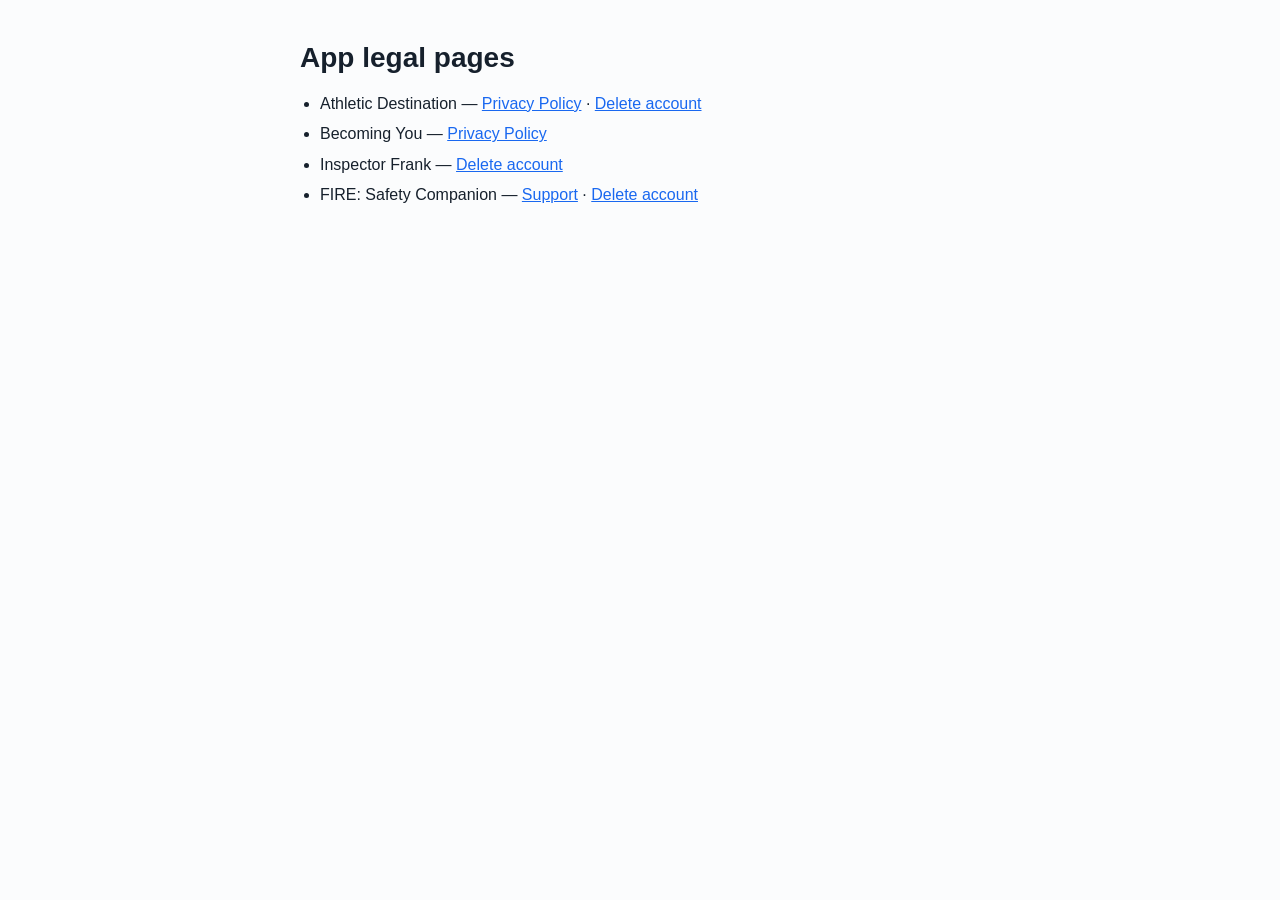
<file: index.html>
<!doctype html><html lang="en"><head><meta charset="utf-8"><meta name="viewport" content="width=device-width,initial-scale=1">
<title>App legal pages</title><link rel="stylesheet" href="style.css"></head><body><main>
<h1>App legal pages</h1>
<ul>
<li>Athletic Destination — <a href="athletic-destination/privacy.html">Privacy Policy</a> · <a href="athletic-destination/delete-account.html">Delete account</a></li>
<li>Becoming You — <a href="becoming-you/privacy.html">Privacy Policy</a></li>
<li>Inspector Frank — <a href="inspector-frank/delete-account.html">Delete account</a></li>
<li>FIRE: Safety Companion — <a href="fire/support.html">Support</a> · <a href="fire/delete-account.html">Delete account</a></li>
</ul>
</main></body></html>
</file>
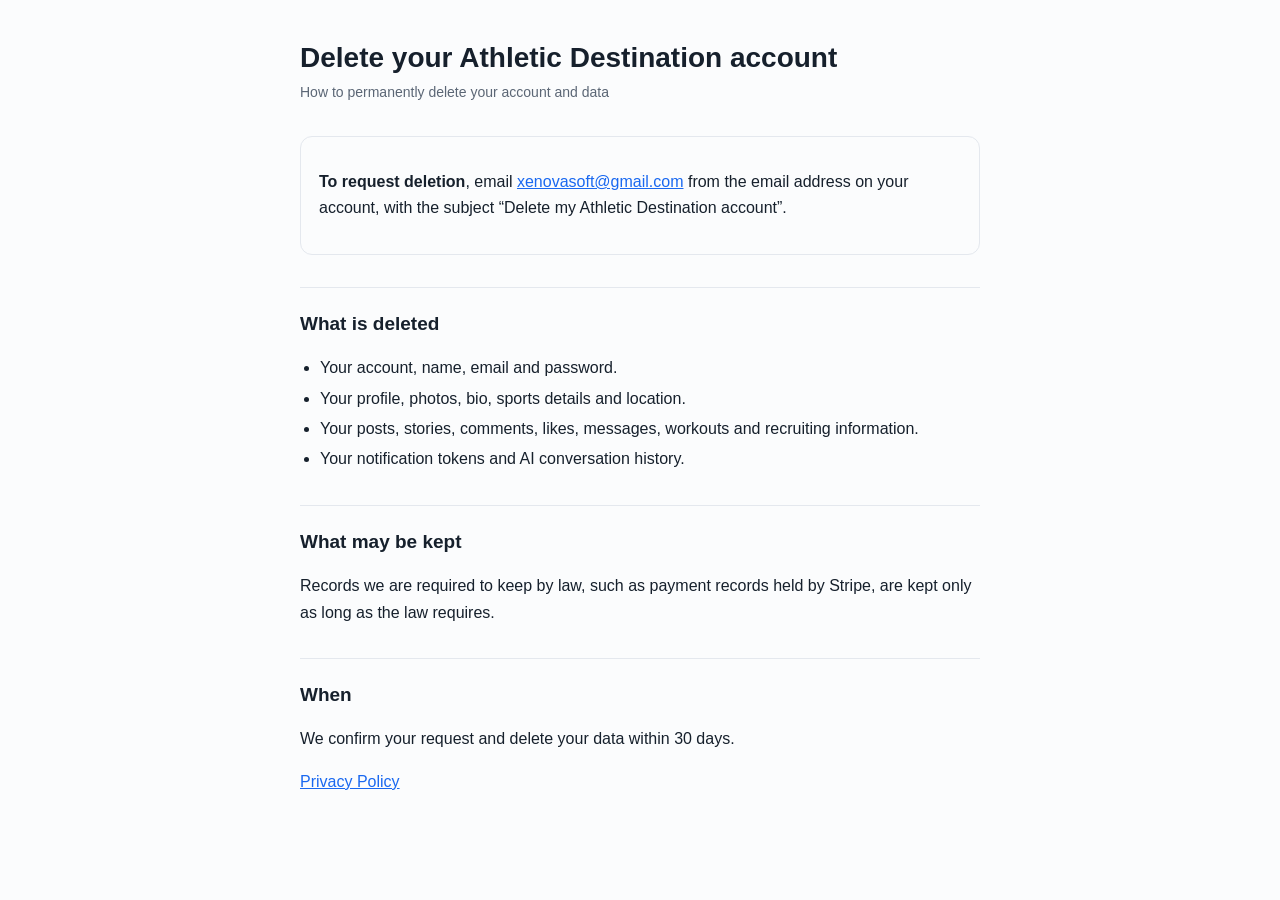
<file: athletic-destination/delete-account.html>
<!doctype html><html lang="en"><head><meta charset="utf-8"><meta name="viewport" content="width=device-width,initial-scale=1">
<title>Delete your account — Athletic Destination</title><link rel="stylesheet" href="../style.css"></head><body><main>
<h1>Delete your Athletic Destination account</h1>
<p class="meta">How to permanently delete your account and data</p>
<div class="box">
<p><strong>To request deletion</strong>, email <a href="mailto:xenovasoft@gmail.com?subject=Delete%20my%20Athletic%20Destination%20account">xenovasoft@gmail.com</a> from the email address on your account, with the subject “Delete my Athletic Destination account”.</p>
</div>
<h2>What is deleted</h2>
<ul>
<li>Your account, name, email and password.</li>
<li>Your profile, photos, bio, sports details and location.</li>
<li>Your posts, stories, comments, likes, messages, workouts and recruiting information.</li>
<li>Your notification tokens and AI conversation history.</li>
</ul>
<h2>What may be kept</h2>
<p>Records we are required to keep by law, such as payment records held by Stripe, are kept only as long as the law requires.</p>
<h2>When</h2>
<p>We confirm your request and delete your data within 30 days.</p>
<p><a href="privacy.html">Privacy Policy</a></p>
</main></body></html>
</file>
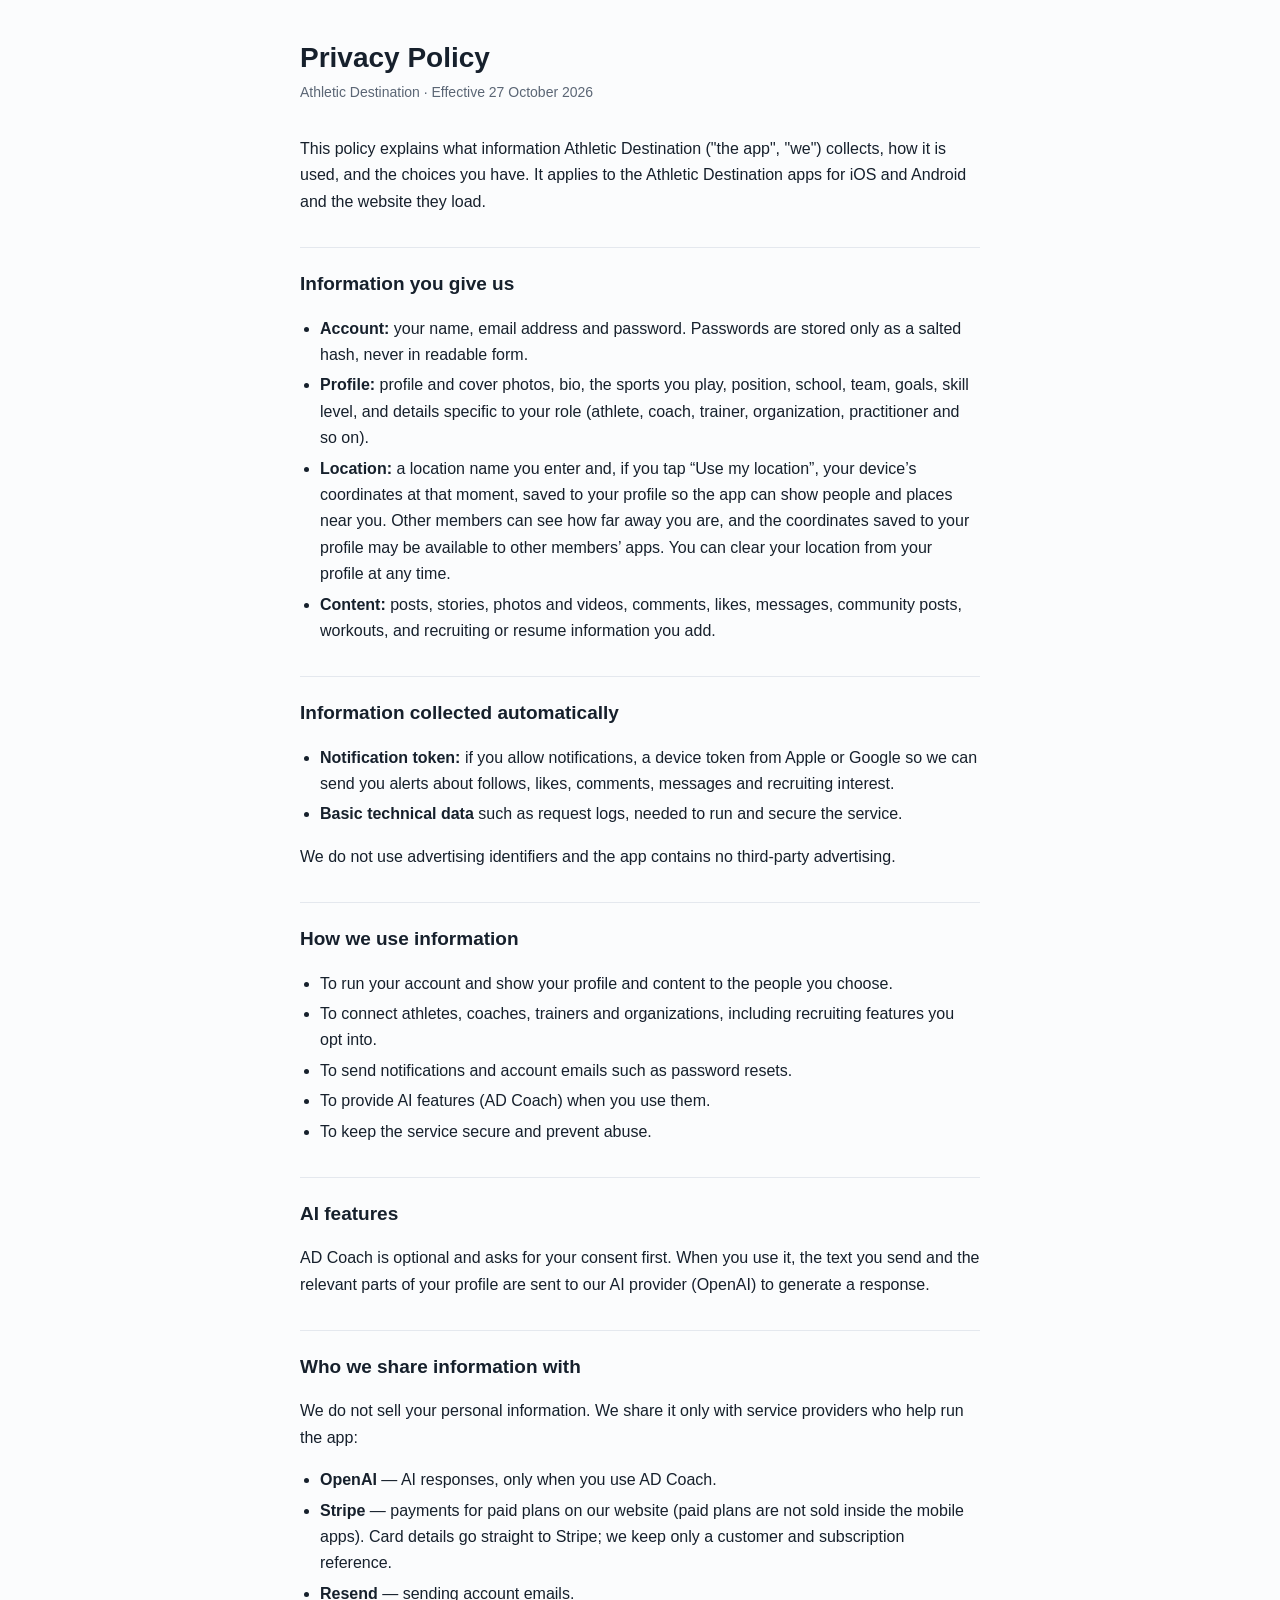
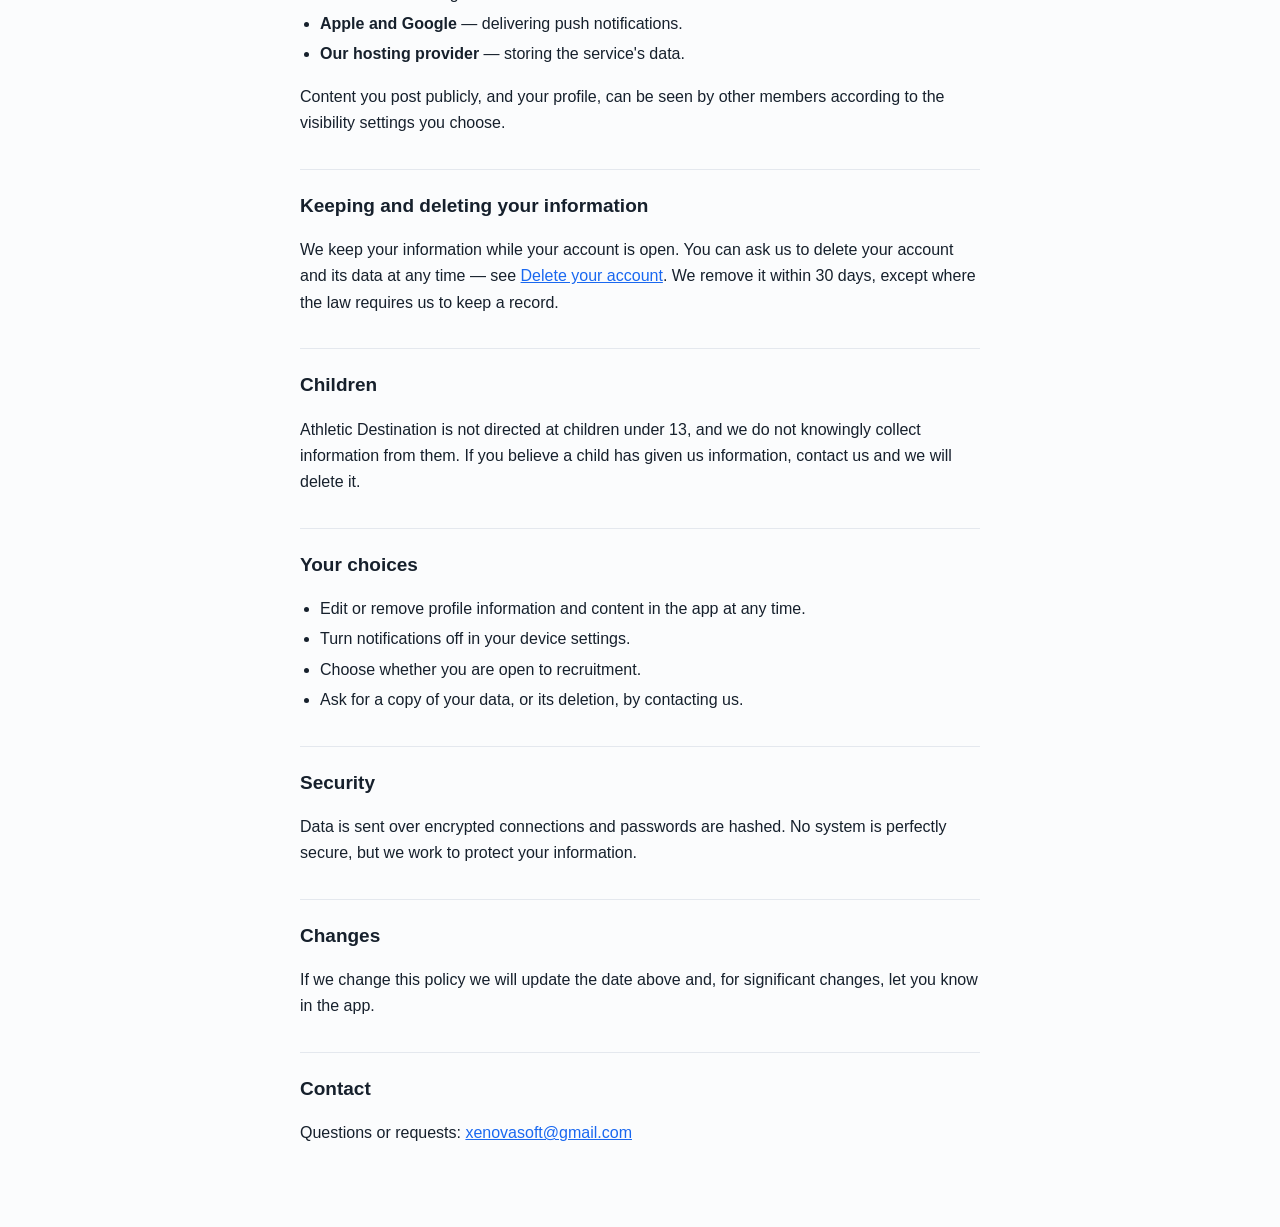
<file: athletic-destination/privacy.html>
<!doctype html><html lang="en"><head><meta charset="utf-8"><meta name="viewport" content="width=device-width,initial-scale=1">
<title>Privacy Policy — Athletic Destination</title><link rel="stylesheet" href="../style.css"></head><body><main>
<h1>Privacy Policy</h1>
<p class="meta">Athletic Destination · Effective 27 October 2026</p>
<p>This policy explains what information Athletic Destination ("the app", "we") collects, how it is used, and the choices you have. It applies to the Athletic Destination apps for iOS and Android and the website they load.</p>

<h2>Information you give us</h2>
<ul>
<li><strong>Account:</strong> your name, email address and password. Passwords are stored only as a salted hash, never in readable form.</li>
<li><strong>Profile:</strong> profile and cover photos, bio, the sports you play, position, school, team, goals, skill level, and details specific to your role (athlete, coach, trainer, organization, practitioner and so on).</li>
<li><strong>Location:</strong> a location name you enter and, if you tap “Use my location”, your device’s coordinates at that moment, saved to your profile so the app can show people and places near you. Other members can see how far away you are, and the coordinates saved to your profile may be available to other members’ apps. You can clear your location from your profile at any time.</li>
<li><strong>Content:</strong> posts, stories, photos and videos, comments, likes, messages, community posts, workouts, and recruiting or resume information you add.</li>
</ul>

<h2>Information collected automatically</h2>
<ul>
<li><strong>Notification token:</strong> if you allow notifications, a device token from Apple or Google so we can send you alerts about follows, likes, comments, messages and recruiting interest.</li>
<li><strong>Basic technical data</strong> such as request logs, needed to run and secure the service.</li>
</ul>
<p>We do not use advertising identifiers and the app contains no third-party advertising.</p>

<h2>How we use information</h2>
<ul>
<li>To run your account and show your profile and content to the people you choose.</li>
<li>To connect athletes, coaches, trainers and organizations, including recruiting features you opt into.</li>
<li>To send notifications and account emails such as password resets.</li>
<li>To provide AI features (AD Coach) when you use them.</li>
<li>To keep the service secure and prevent abuse.</li>
</ul>

<h2>AI features</h2>
<p>AD Coach is optional and asks for your consent first. When you use it, the text you send and the relevant parts of your profile are sent to our AI provider (OpenAI) to generate a response.</p>

<h2>Who we share information with</h2>
<p>We do not sell your personal information. We share it only with service providers who help run the app:</p>
<ul>
<li><strong>OpenAI</strong> — AI responses, only when you use AD Coach.</li>
<li><strong>Stripe</strong> — payments for paid plans on our website (paid plans are not sold inside the mobile apps). Card details go straight to Stripe; we keep only a customer and subscription reference.</li>
<li><strong>Resend</strong> — sending account emails.</li>
<li><strong>Apple and Google</strong> — delivering push notifications.</li>
<li><strong>Our hosting provider</strong> — storing the service's data.</li>
</ul>
<p>Content you post publicly, and your profile, can be seen by other members according to the visibility settings you choose.</p>

<h2>Keeping and deleting your information</h2>
<p>We keep your information while your account is open. You can ask us to delete your account and its data at any time — see <a href="delete-account.html">Delete your account</a>. We remove it within 30 days, except where the law requires us to keep a record.</p>

<h2>Children</h2>
<p>Athletic Destination is not directed at children under 13, and we do not knowingly collect information from them. If you believe a child has given us information, contact us and we will delete it.</p>

<h2>Your choices</h2>
<ul>
<li>Edit or remove profile information and content in the app at any time.</li>
<li>Turn notifications off in your device settings.</li>
<li>Choose whether you are open to recruitment.</li>
<li>Ask for a copy of your data, or its deletion, by contacting us.</li>
</ul>

<h2>Security</h2>
<p>Data is sent over encrypted connections and passwords are hashed. No system is perfectly secure, but we work to protect your information.</p>

<h2>Changes</h2>
<p>If we change this policy we will update the date above and, for significant changes, let you know in the app.</p>

<h2>Contact</h2>
<p>Questions or requests: <a href="mailto:xenovasoft@gmail.com">xenovasoft@gmail.com</a></p>
</main></body></html>
</file>
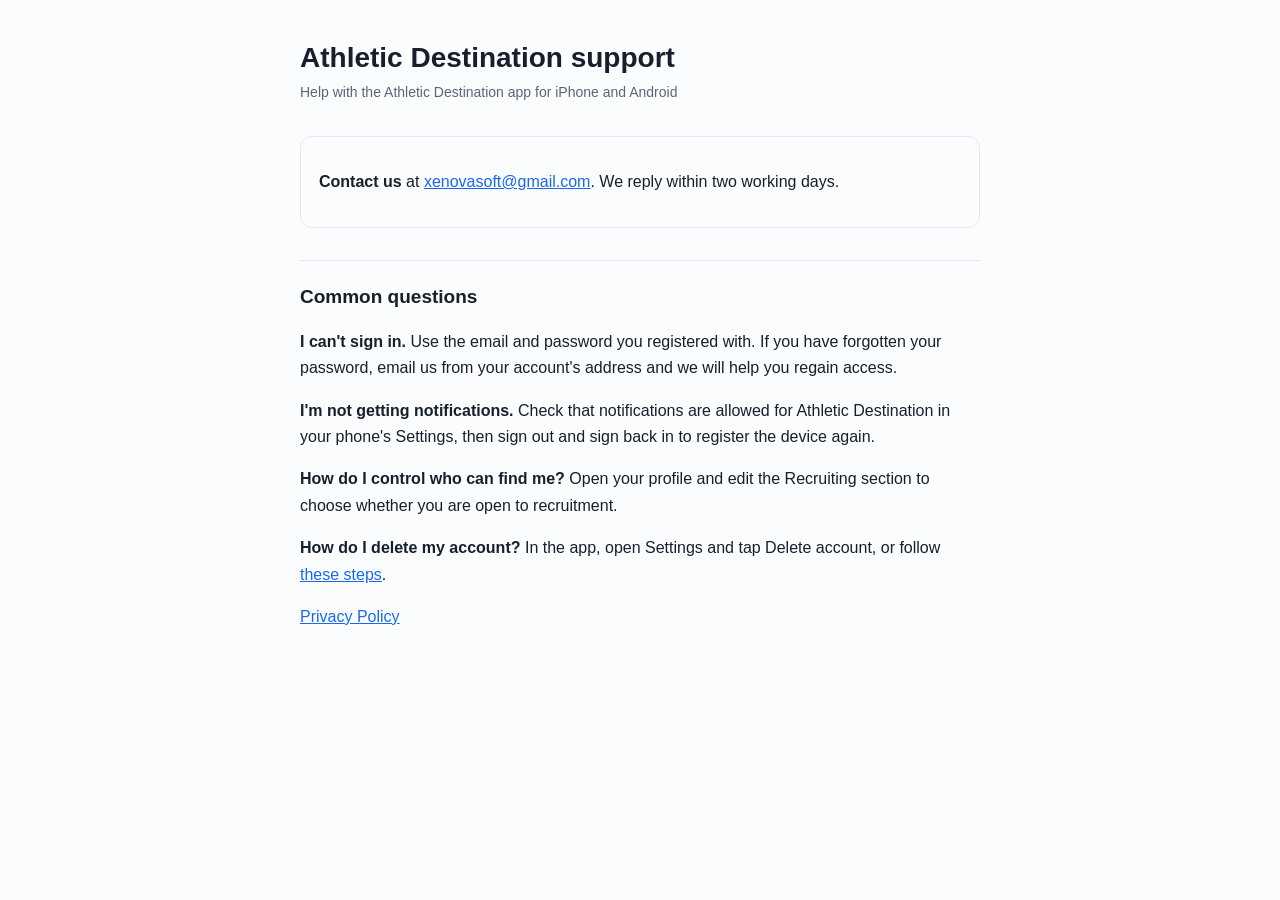
<file: athletic-destination/support.html>
<!doctype html><html lang="en"><head><meta charset="utf-8"><meta name="viewport" content="width=device-width,initial-scale=1">
<title>Support — Athletic Destination</title><link rel="stylesheet" href="../style.css"></head><body><main>
<h1>Athletic Destination support</h1>
<p class="meta">Help with the Athletic Destination app for iPhone and Android</p>
<div class="box">
<p><strong>Contact us</strong> at <a href="mailto:xenovasoft@gmail.com?subject=Athletic%20Destination%20support">xenovasoft@gmail.com</a>. We reply within two working days.</p>
</div>
<h2>Common questions</h2>
<p><strong>I can't sign in.</strong> Use the email and password you registered with. If you have forgotten your password, email us from your account's address and we will help you regain access.</p>
<p><strong>I'm not getting notifications.</strong> Check that notifications are allowed for Athletic Destination in your phone's Settings, then sign out and sign back in to register the device again.</p>
<p><strong>How do I control who can find me?</strong> Open your profile and edit the Recruiting section to choose whether you are open to recruitment.</p>
<p><strong>How do I delete my account?</strong> In the app, open Settings and tap Delete account, or follow <a href="delete-account.html">these steps</a>.</p>
<p><a href="privacy.html">Privacy Policy</a></p>
</main></body></html>
</file>
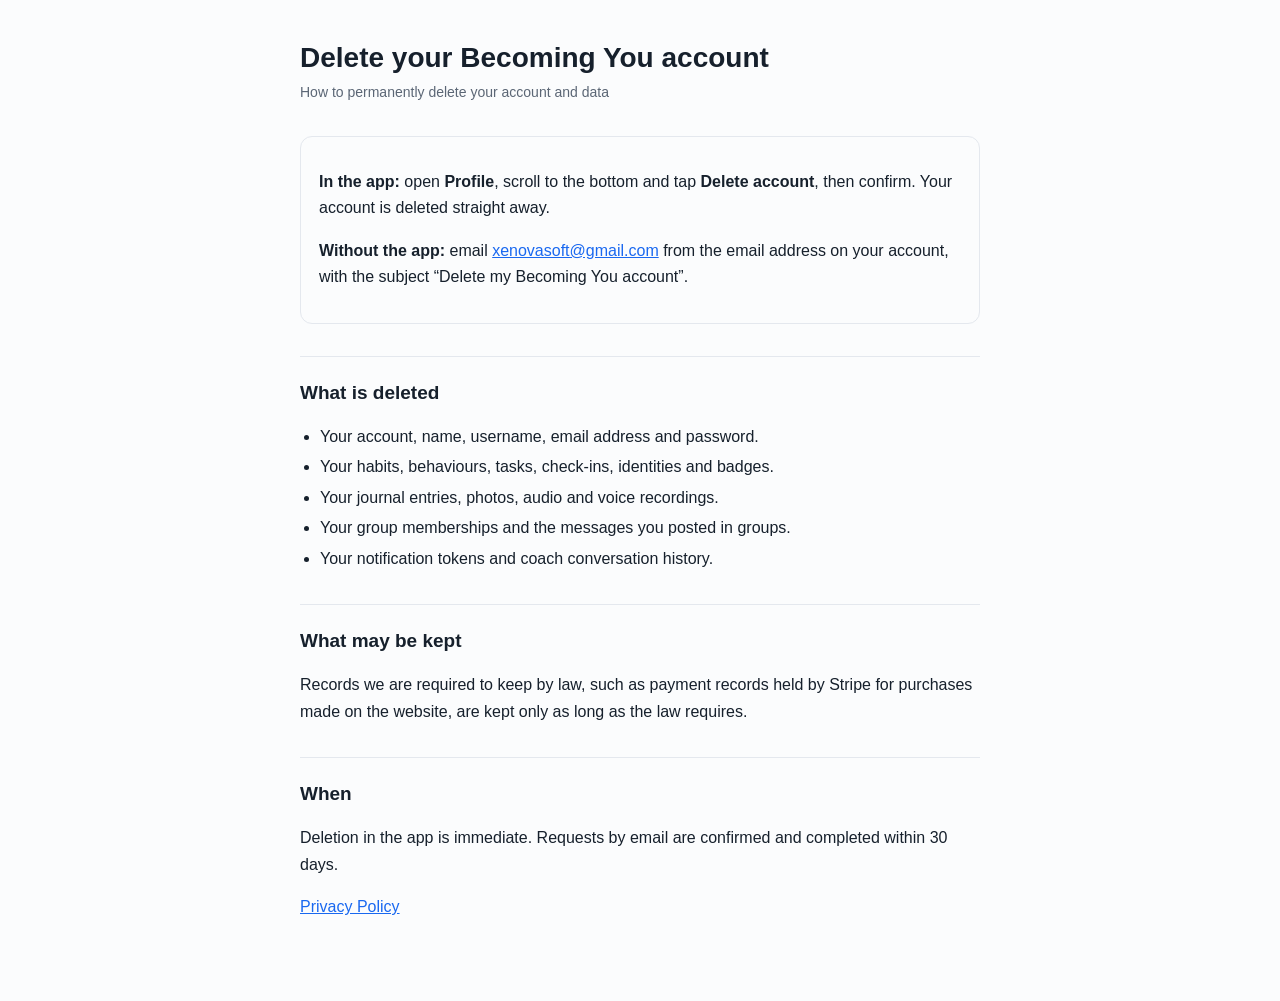
<file: becoming-you/delete-account.html>
<!doctype html><html lang="en"><head><meta charset="utf-8"><meta name="viewport" content="width=device-width,initial-scale=1">
<title>Delete your account — Becoming You</title><link rel="stylesheet" href="../style.css"></head><body><main>
<h1>Delete your Becoming You account</h1>
<p class="meta">How to permanently delete your account and data</p>
<div class="box">
<p><strong>In the app:</strong> open <strong>Profile</strong>, scroll to the bottom and tap <strong>Delete account</strong>, then confirm. Your account is deleted straight away.</p>
<p><strong>Without the app:</strong> email <a href="mailto:xenovasoft@gmail.com?subject=Delete%20my%20Becoming%20You%20account">xenovasoft@gmail.com</a> from the email address on your account, with the subject “Delete my Becoming You account”.</p>
</div>
<h2>What is deleted</h2>
<ul>
<li>Your account, name, username, email address and password.</li>
<li>Your habits, behaviours, tasks, check-ins, identities and badges.</li>
<li>Your journal entries, photos, audio and voice recordings.</li>
<li>Your group memberships and the messages you posted in groups.</li>
<li>Your notification tokens and coach conversation history.</li>
</ul>
<h2>What may be kept</h2>
<p>Records we are required to keep by law, such as payment records held by Stripe for purchases made on the website, are kept only as long as the law requires.</p>
<h2>When</h2>
<p>Deletion in the app is immediate. Requests by email are confirmed and completed within 30 days.</p>
<p><a href="privacy.html">Privacy Policy</a></p>
</main></body></html>
</file>
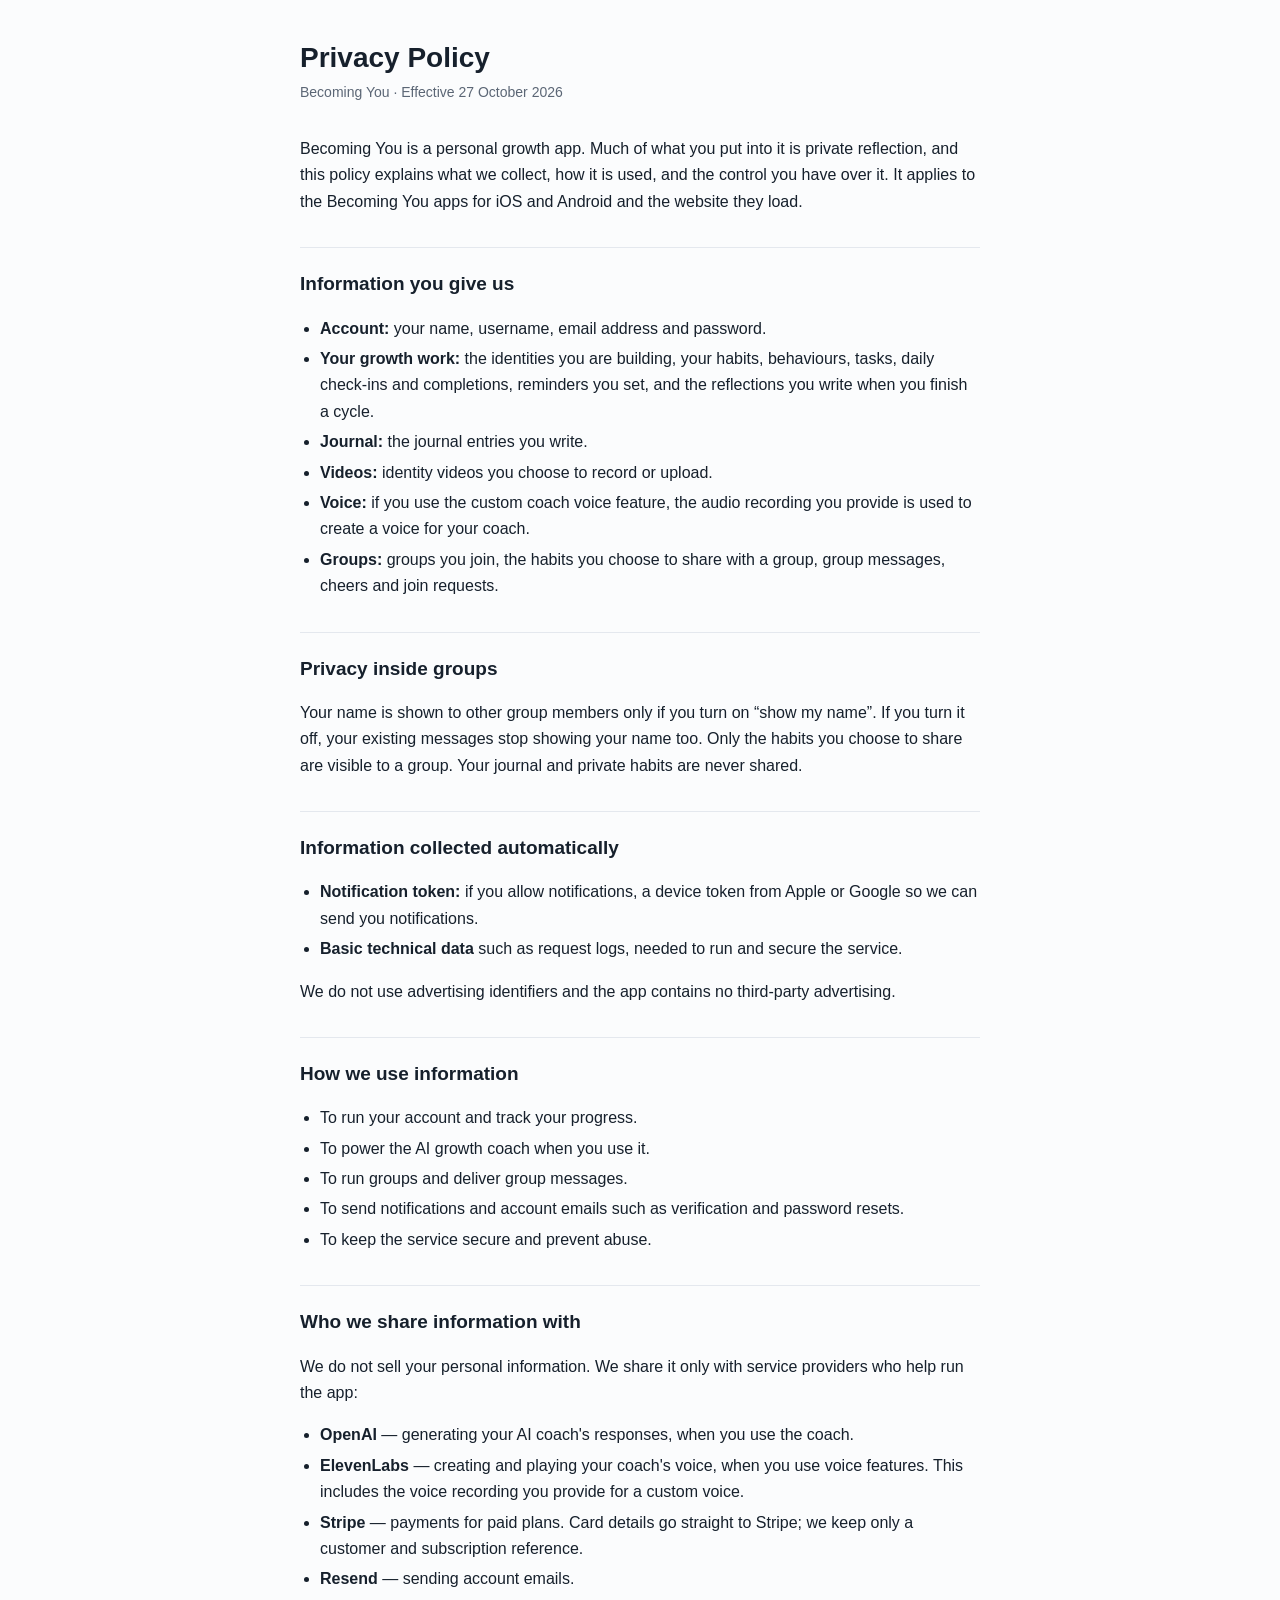
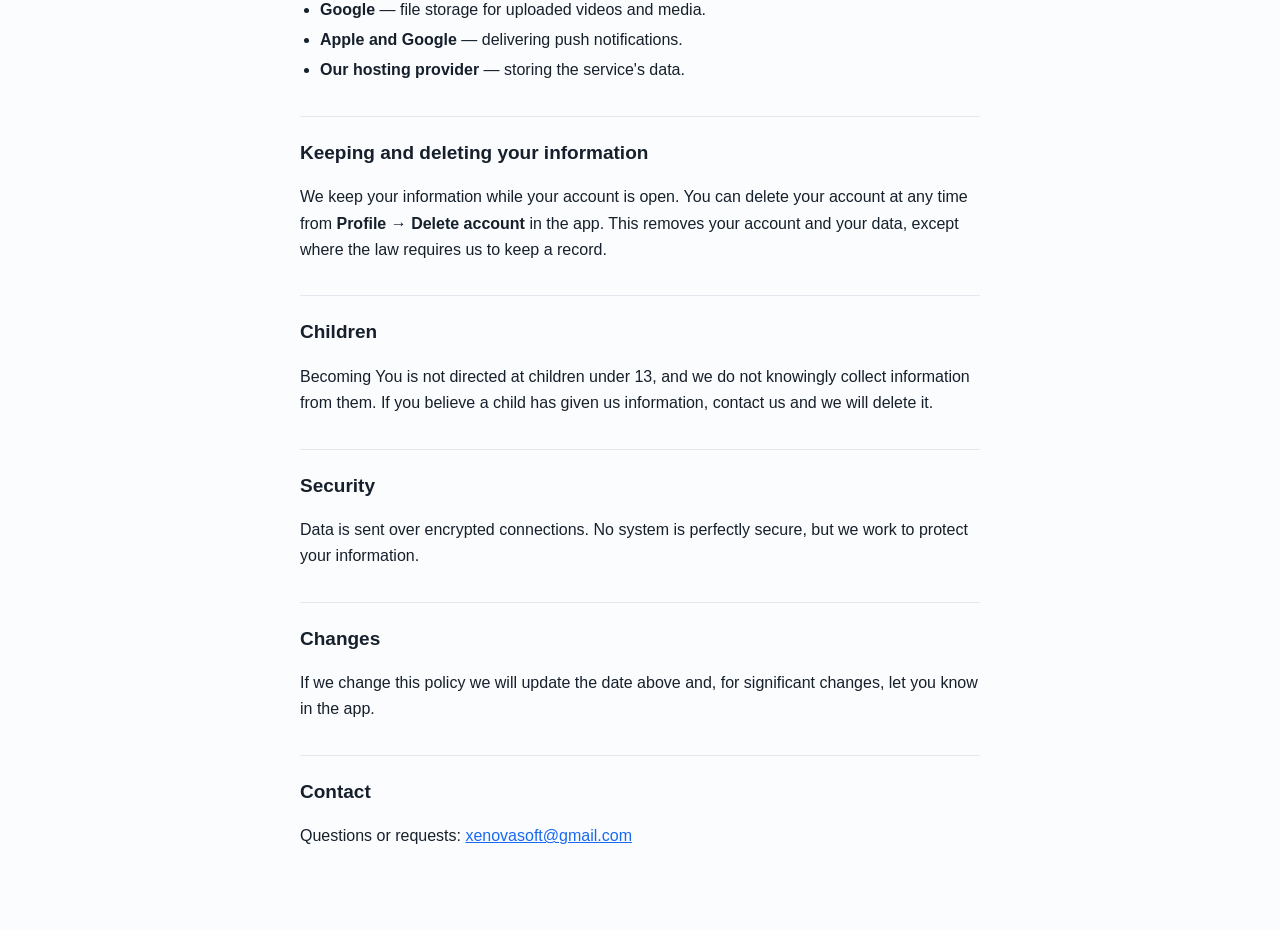
<file: becoming-you/privacy.html>
<!doctype html><html lang="en"><head><meta charset="utf-8"><meta name="viewport" content="width=device-width,initial-scale=1">
<title>Privacy Policy — Becoming You</title><link rel="stylesheet" href="../style.css"></head><body><main>
<h1>Privacy Policy</h1>
<p class="meta">Becoming You · Effective 27 October 2026</p>
<p>Becoming You is a personal growth app. Much of what you put into it is private reflection, and this policy explains what we collect, how it is used, and the control you have over it. It applies to the Becoming You apps for iOS and Android and the website they load.</p>

<h2>Information you give us</h2>
<ul>
<li><strong>Account:</strong> your name, username, email address and password.</li>
<li><strong>Your growth work:</strong> the identities you are building, your habits, behaviours, tasks, daily check-ins and completions, reminders you set, and the reflections you write when you finish a cycle.</li>
<li><strong>Journal:</strong> the journal entries you write.</li>
<li><strong>Videos:</strong> identity videos you choose to record or upload.</li>
<li><strong>Voice:</strong> if you use the custom coach voice feature, the audio recording you provide is used to create a voice for your coach.</li>
<li><strong>Groups:</strong> groups you join, the habits you choose to share with a group, group messages, cheers and join requests.</li>
</ul>

<h2>Privacy inside groups</h2>
<p>Your name is shown to other group members only if you turn on “show my name”. If you turn it off, your existing messages stop showing your name too. Only the habits you choose to share are visible to a group. Your journal and private habits are never shared.</p>

<h2>Information collected automatically</h2>
<ul>
<li><strong>Notification token:</strong> if you allow notifications, a device token from Apple or Google so we can send you notifications.</li>
<li><strong>Basic technical data</strong> such as request logs, needed to run and secure the service.</li>
</ul>
<p>We do not use advertising identifiers and the app contains no third-party advertising.</p>

<h2>How we use information</h2>
<ul>
<li>To run your account and track your progress.</li>
<li>To power the AI growth coach when you use it.</li>
<li>To run groups and deliver group messages.</li>
<li>To send notifications and account emails such as verification and password resets.</li>
<li>To keep the service secure and prevent abuse.</li>
</ul>

<h2>Who we share information with</h2>
<p>We do not sell your personal information. We share it only with service providers who help run the app:</p>
<ul>
<li><strong>OpenAI</strong> — generating your AI coach's responses, when you use the coach.</li>
<li><strong>ElevenLabs</strong> — creating and playing your coach's voice, when you use voice features. This includes the voice recording you provide for a custom voice.</li>
<li><strong>Stripe</strong> — payments for paid plans. Card details go straight to Stripe; we keep only a customer and subscription reference.</li>
<li><strong>Resend</strong> — sending account emails.</li>
<li><strong>Google</strong> — file storage for uploaded videos and media.</li>
<li><strong>Apple and Google</strong> — delivering push notifications.</li>
<li><strong>Our hosting provider</strong> — storing the service's data.</li>
</ul>

<h2>Keeping and deleting your information</h2>
<p>We keep your information while your account is open. You can delete your account at any time from <strong>Profile → Delete account</strong> in the app. This removes your account and your data, except where the law requires us to keep a record.</p>

<h2>Children</h2>
<p>Becoming You is not directed at children under 13, and we do not knowingly collect information from them. If you believe a child has given us information, contact us and we will delete it.</p>

<h2>Security</h2>
<p>Data is sent over encrypted connections. No system is perfectly secure, but we work to protect your information.</p>

<h2>Changes</h2>
<p>If we change this policy we will update the date above and, for significant changes, let you know in the app.</p>

<h2>Contact</h2>
<p>Questions or requests: <a href="mailto:xenovasoft@gmail.com">xenovasoft@gmail.com</a></p>
</main></body></html>
</file>
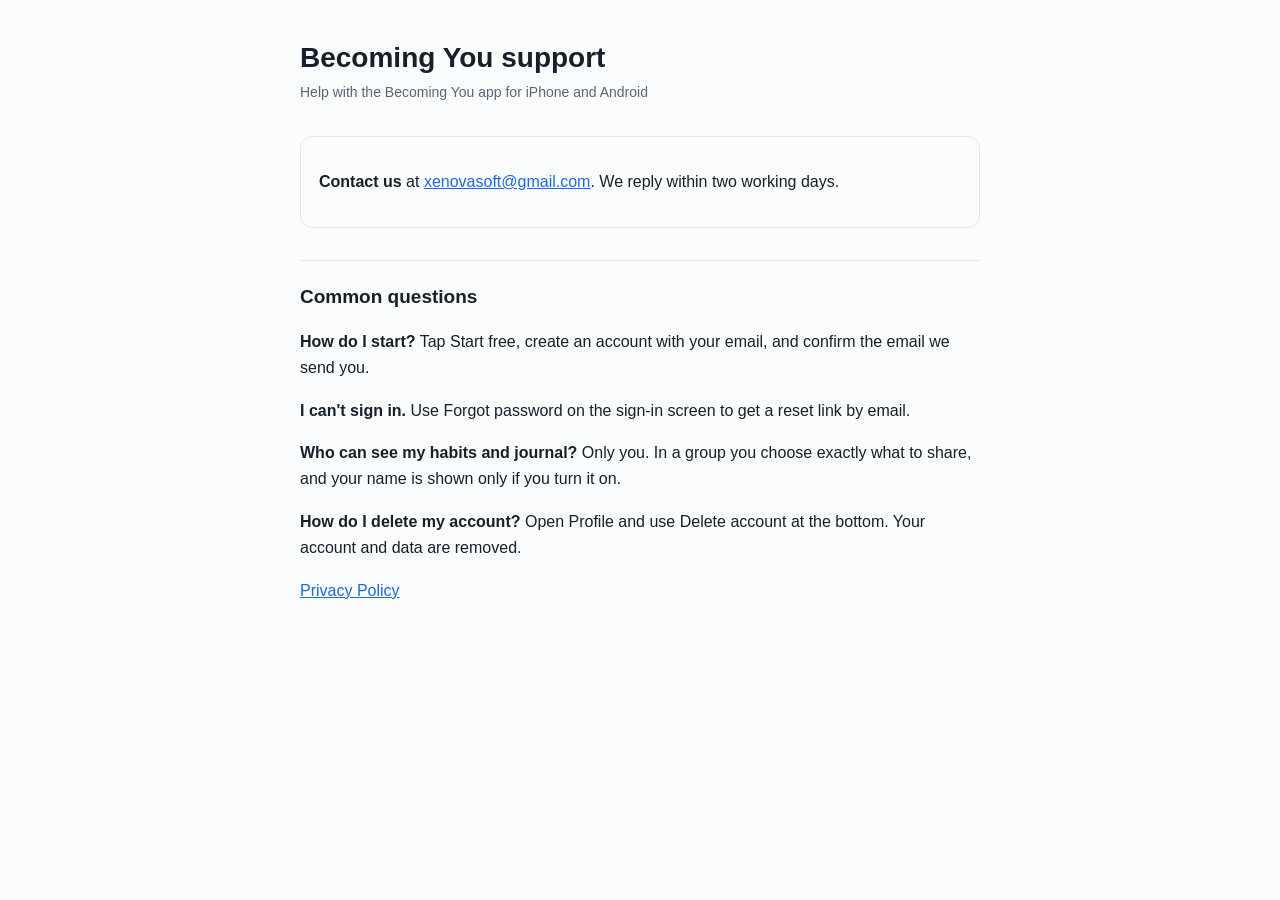
<file: becoming-you/support.html>
<!doctype html><html lang="en"><head><meta charset="utf-8"><meta name="viewport" content="width=device-width,initial-scale=1">
<title>Support — Becoming You</title><link rel="stylesheet" href="../style.css"></head><body><main>
<h1>Becoming You support</h1>
<p class="meta">Help with the Becoming You app for iPhone and Android</p>
<div class="box">
<p><strong>Contact us</strong> at <a href="mailto:xenovasoft@gmail.com?subject=Becoming%20You%20support">xenovasoft@gmail.com</a>. We reply within two working days.</p>
</div>
<h2>Common questions</h2>
<p><strong>How do I start?</strong> Tap Start free, create an account with your email, and confirm the email we send you.</p>
<p><strong>I can't sign in.</strong> Use Forgot password on the sign-in screen to get a reset link by email.</p>
<p><strong>Who can see my habits and journal?</strong> Only you. In a group you choose exactly what to share, and your name is shown only if you turn it on.</p>
<p><strong>How do I delete my account?</strong> Open Profile and use Delete account at the bottom. Your account and data are removed.</p>
<p><a href="privacy.html">Privacy Policy</a></p>
</main></body></html>
</file>
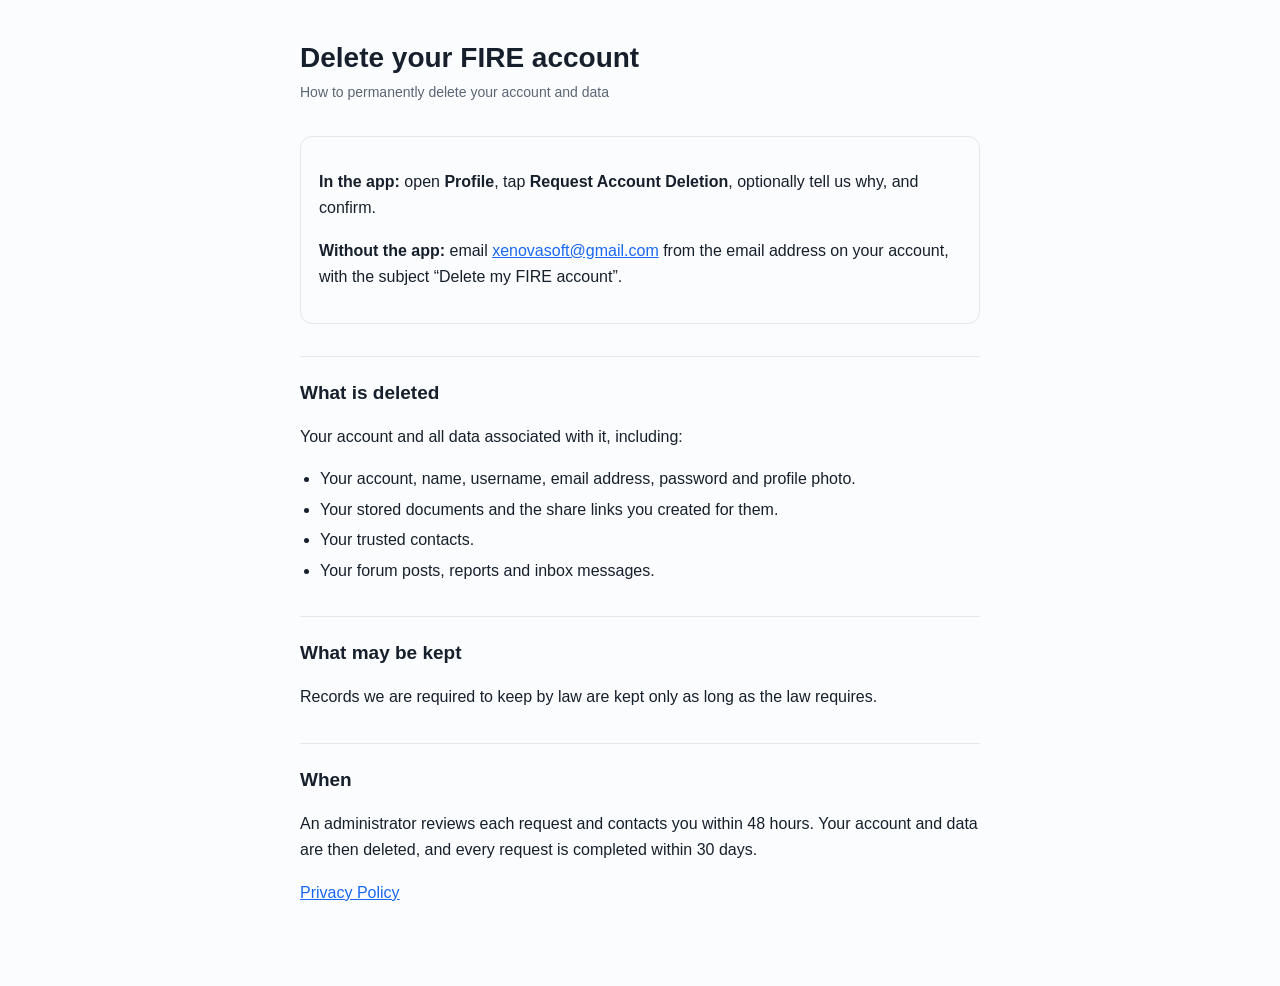
<file: fire/delete-account.html>
<!doctype html><html lang="en"><head><meta charset="utf-8"><meta name="viewport" content="width=device-width,initial-scale=1">
<title>Delete your account — FIRE: Safety Companion</title><link rel="stylesheet" href="../style.css"></head><body><main>
<h1>Delete your FIRE account</h1>
<p class="meta">How to permanently delete your account and data</p>
<div class="box">
<p><strong>In the app:</strong> open <strong>Profile</strong>, tap <strong>Request Account Deletion</strong>, optionally tell us why, and confirm.</p>
<p><strong>Without the app:</strong> email <a href="mailto:xenovasoft@gmail.com?subject=Delete%20my%20FIRE%20account">xenovasoft@gmail.com</a> from the email address on your account, with the subject “Delete my FIRE account”.</p>
</div>
<h2>What is deleted</h2>
<p>Your account and all data associated with it, including:</p>
<ul>
<li>Your account, name, username, email address, password and profile photo.</li>
<li>Your stored documents and the share links you created for them.</li>
<li>Your trusted contacts.</li>
<li>Your forum posts, reports and inbox messages.</li>
</ul>
<h2>What may be kept</h2>
<p>Records we are required to keep by law are kept only as long as the law requires.</p>
<h2>When</h2>
<p>An administrator reviews each request and contacts you within 48 hours. Your account and data are then deleted, and every request is completed within 30 days.</p>
<p><a href="https://firesafetyprotection.online/privacy">Privacy Policy</a></p>
</main></body></html>
</file>
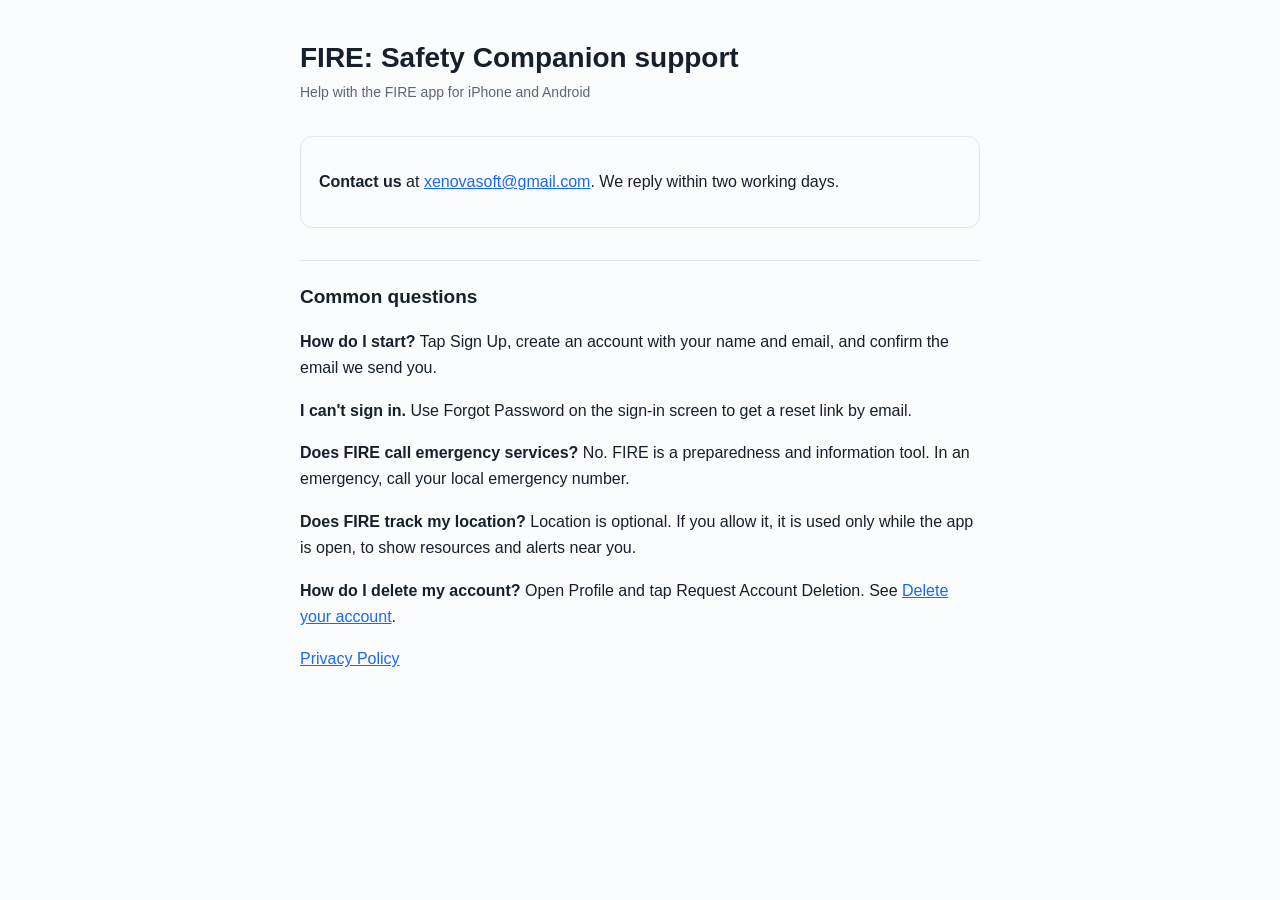
<file: fire/support.html>
<!doctype html><html lang="en"><head><meta charset="utf-8"><meta name="viewport" content="width=device-width,initial-scale=1">
<title>Support — FIRE: Safety Companion</title><link rel="stylesheet" href="../style.css"></head><body><main>
<h1>FIRE: Safety Companion support</h1>
<p class="meta">Help with the FIRE app for iPhone and Android</p>
<div class="box">
<p><strong>Contact us</strong> at <a href="mailto:xenovasoft@gmail.com?subject=FIRE%20support">xenovasoft@gmail.com</a>. We reply within two working days.</p>
</div>
<h2>Common questions</h2>
<p><strong>How do I start?</strong> Tap Sign Up, create an account with your name and email, and confirm the email we send you.</p>
<p><strong>I can't sign in.</strong> Use Forgot Password on the sign-in screen to get a reset link by email.</p>
<p><strong>Does FIRE call emergency services?</strong> No. FIRE is a preparedness and information tool. In an emergency, call your local emergency number.</p>
<p><strong>Does FIRE track my location?</strong> Location is optional. If you allow it, it is used only while the app is open, to show resources and alerts near you.</p>
<p><strong>How do I delete my account?</strong> Open Profile and tap Request Account Deletion. See <a href="delete-account.html">Delete your account</a>.</p>
<p><a href="https://firesafetyprotection.online/privacy">Privacy Policy</a></p>
</main></body></html>
</file>
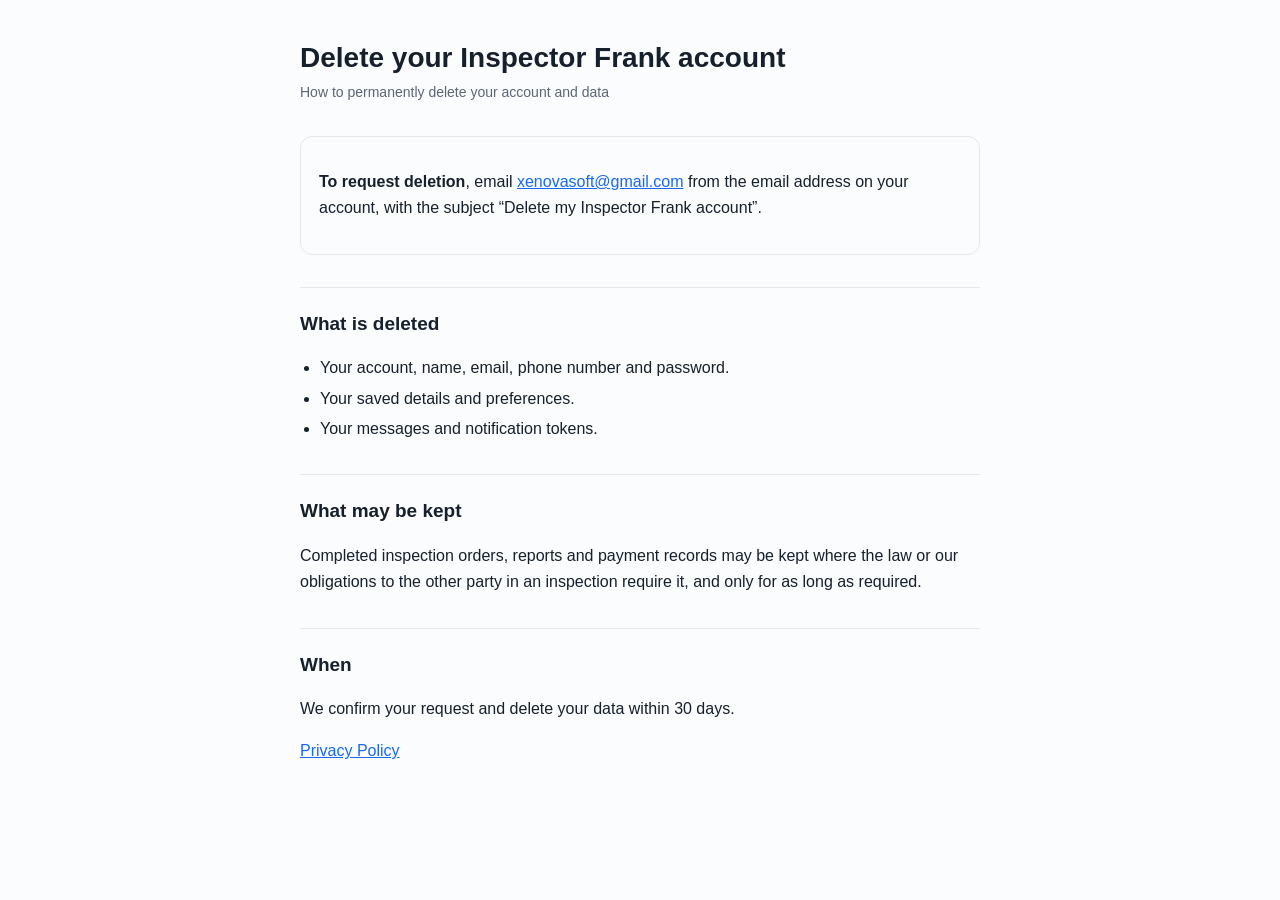
<file: inspector-frank/delete-account.html>
<!doctype html><html lang="en"><head><meta charset="utf-8"><meta name="viewport" content="width=device-width,initial-scale=1">
<title>Delete your account — Inspector Frank</title><link rel="stylesheet" href="../style.css"></head><body><main>
<h1>Delete your Inspector Frank account</h1>
<p class="meta">How to permanently delete your account and data</p>
<div class="box">
<p><strong>To request deletion</strong>, email <a href="mailto:xenovasoft@gmail.com?subject=Delete%20my%20Inspector%20Frank%20account">xenovasoft@gmail.com</a> from the email address on your account, with the subject “Delete my Inspector Frank account”.</p>
</div>
<h2>What is deleted</h2>
<ul>
<li>Your account, name, email, phone number and password.</li>
<li>Your saved details and preferences.</li>
<li>Your messages and notification tokens.</li>
</ul>
<h2>What may be kept</h2>
<p>Completed inspection orders, reports and payment records may be kept where the law or our obligations to the other party in an inspection require it, and only for as long as required.</p>
<h2>When</h2>
<p>We confirm your request and delete your data within 30 days.</p>
<p><a href="https://inspectorfrank.com/privacy-policy">Privacy Policy</a></p>
</main></body></html>
</file>
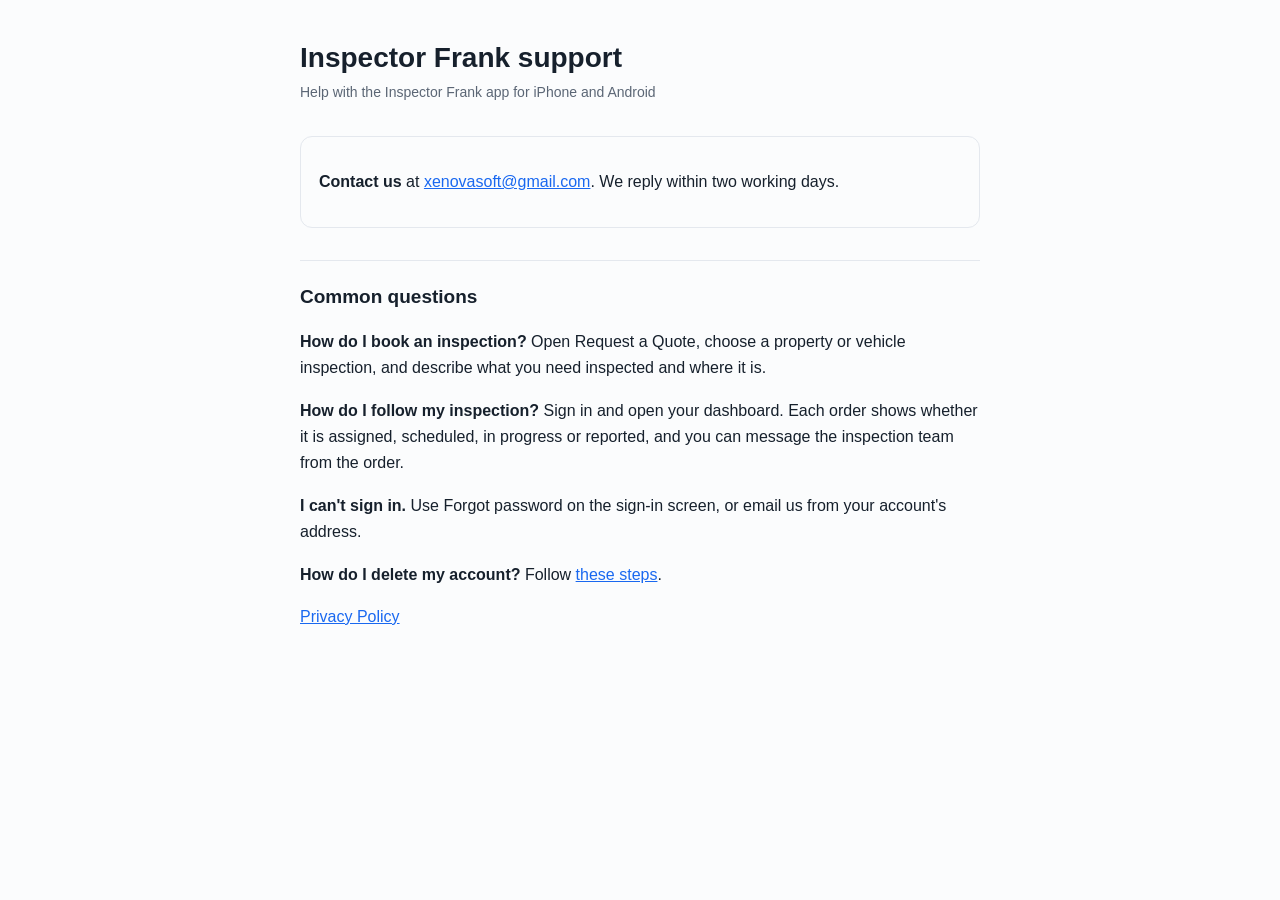
<file: inspector-frank/support.html>
<!doctype html><html lang="en"><head><meta charset="utf-8"><meta name="viewport" content="width=device-width,initial-scale=1">
<title>Support — Inspector Frank</title><link rel="stylesheet" href="../style.css"></head><body><main>
<h1>Inspector Frank support</h1>
<p class="meta">Help with the Inspector Frank app for iPhone and Android</p>
<div class="box">
<p><strong>Contact us</strong> at <a href="mailto:xenovasoft@gmail.com?subject=Inspector%20Frank%20support">xenovasoft@gmail.com</a>. We reply within two working days.</p>
</div>
<h2>Common questions</h2>
<p><strong>How do I book an inspection?</strong> Open Request a Quote, choose a property or vehicle inspection, and describe what you need inspected and where it is.</p>
<p><strong>How do I follow my inspection?</strong> Sign in and open your dashboard. Each order shows whether it is assigned, scheduled, in progress or reported, and you can message the inspection team from the order.</p>
<p><strong>I can't sign in.</strong> Use Forgot password on the sign-in screen, or email us from your account's address.</p>
<p><strong>How do I delete my account?</strong> Follow <a href="delete-account.html">these steps</a>.</p>
<p><a href="https://inspector-frank.replit.app/privacy-policy">Privacy Policy</a></p>
</main></body></html>
</file>
<file: style.css>
:root{--ink:#16202c;--muted:#5b6675;--line:#e4e8ee;--bg:#fbfcfd;--link:#1968f0}
@media (prefers-color-scheme:dark){:root{--ink:#e8edf3;--muted:#9aa6b4;--line:#2a3340;--bg:#0f141b;--link:#6aa3ff}}
*{box-sizing:border-box}html{-webkit-text-size-adjust:100%}
body{margin:0;background:var(--bg);color:var(--ink);font:16px/1.65 -apple-system,BlinkMacSystemFont,"Segoe UI",Roboto,sans-serif}
main{max-width:720px;margin:0 auto;padding:40px 20px 64px}
h1{font-size:28px;line-height:1.25;margin:0 0 6px}
.meta{color:var(--muted);font-size:14px;margin:0 0 32px}
h2{font-size:19px;margin:32px 0 8px;padding-top:20px;border-top:1px solid var(--line)}
ul{padding-left:20px}li{margin:4px 0}a{color:var(--link)}
.box{border:1px solid var(--line);border-radius:12px;padding:16px 18px;margin:20px 0}
</file>
